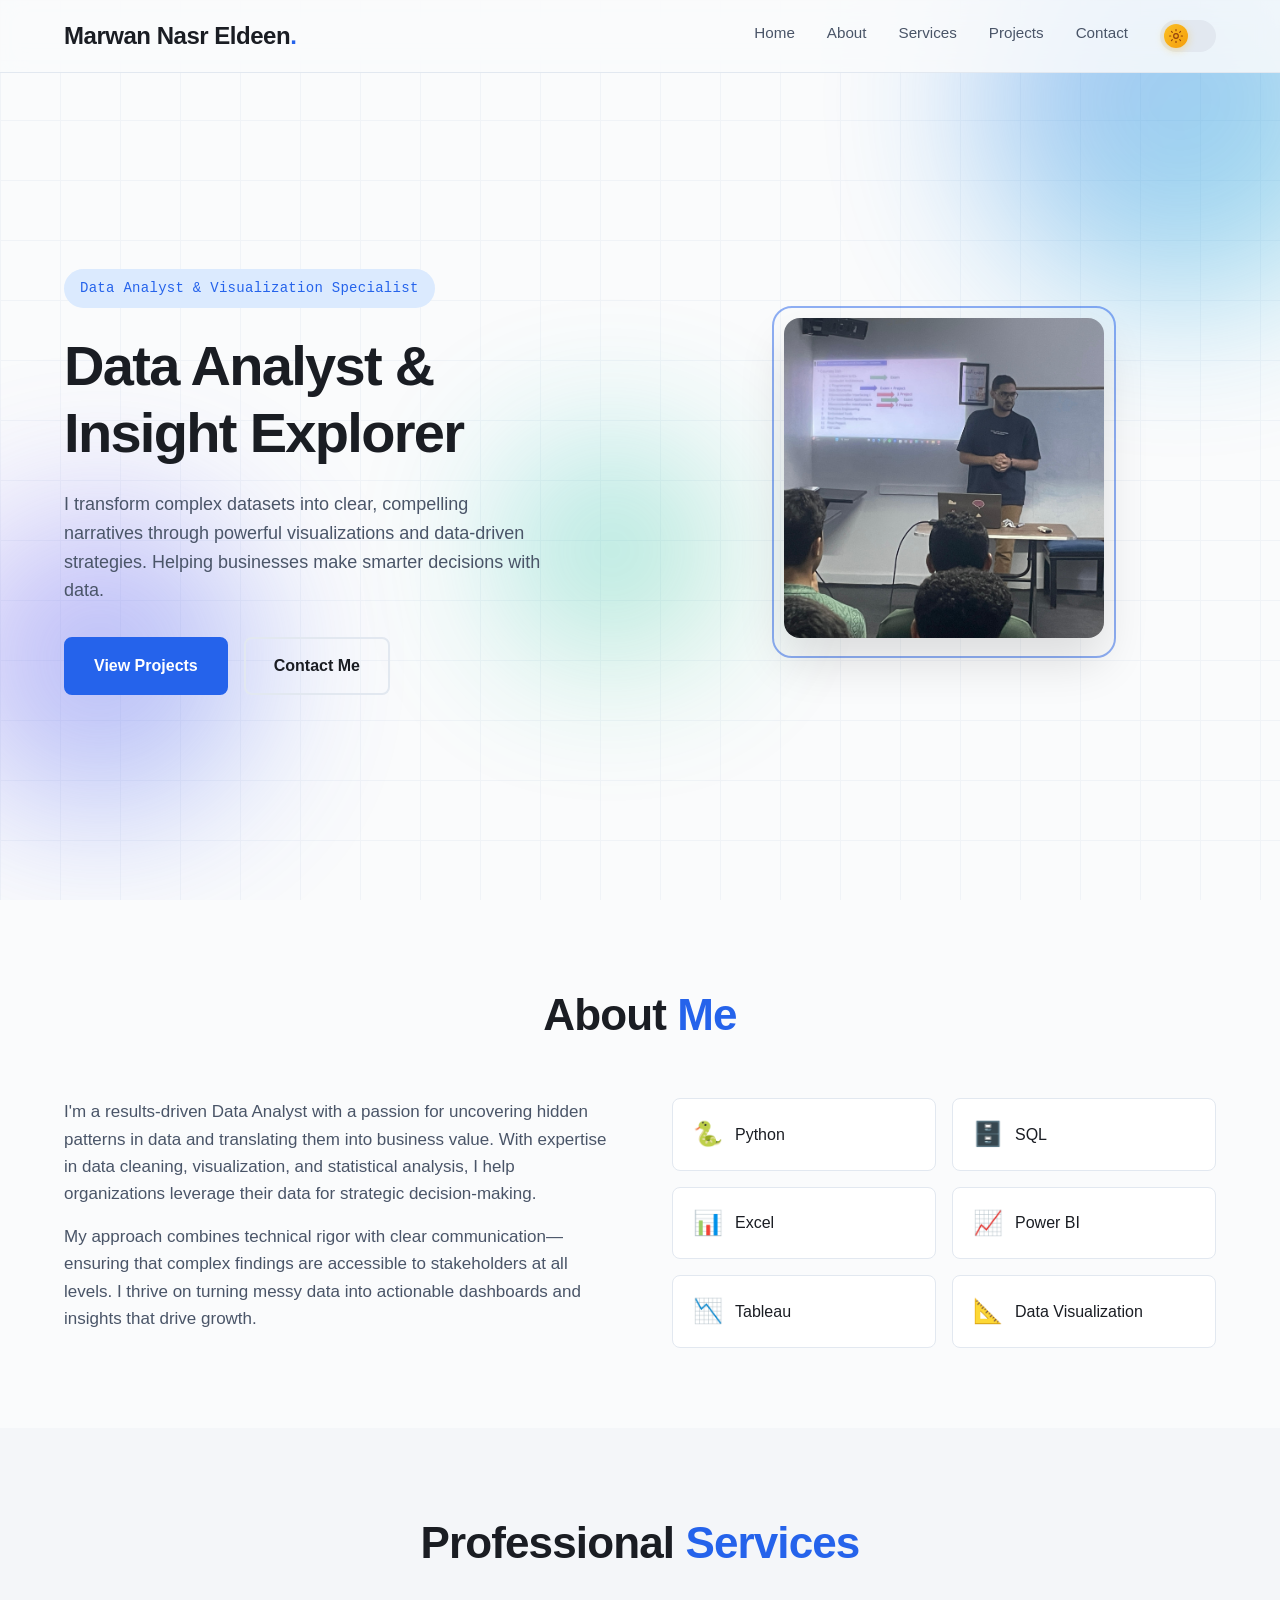
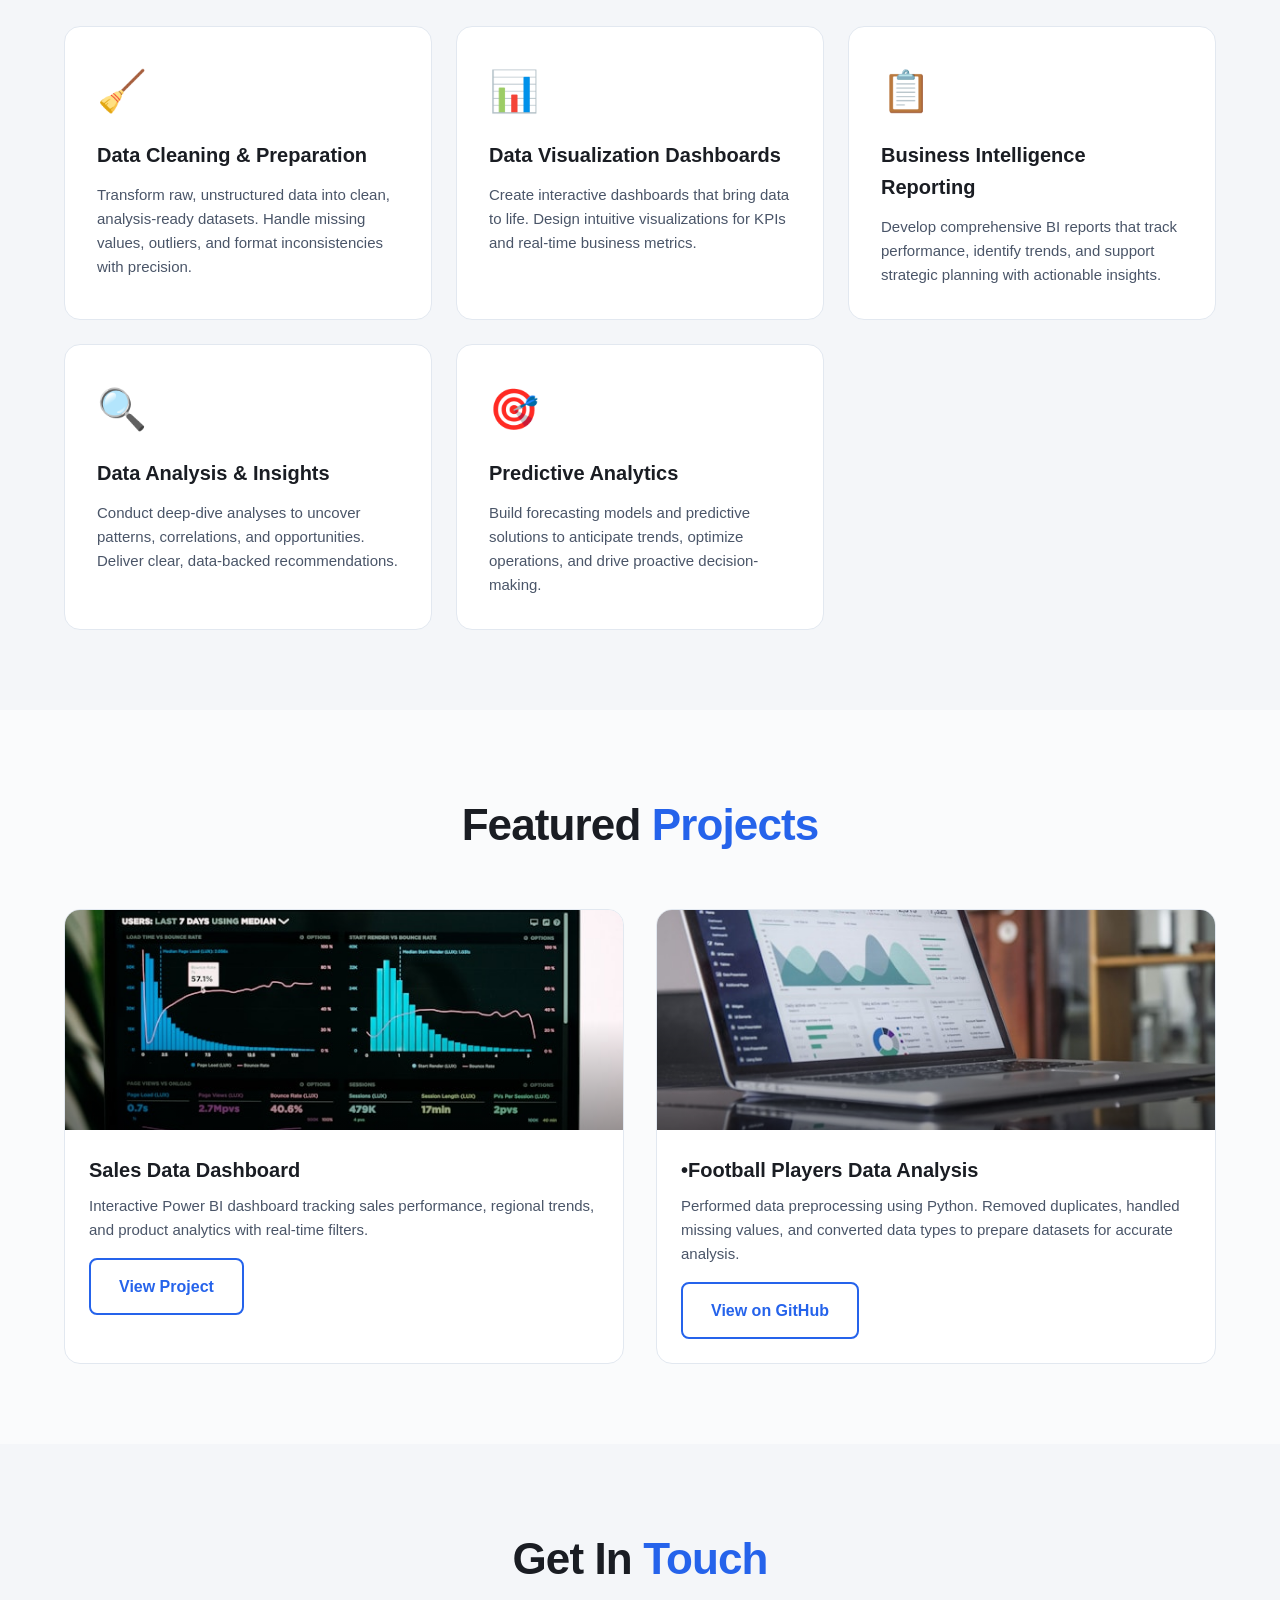
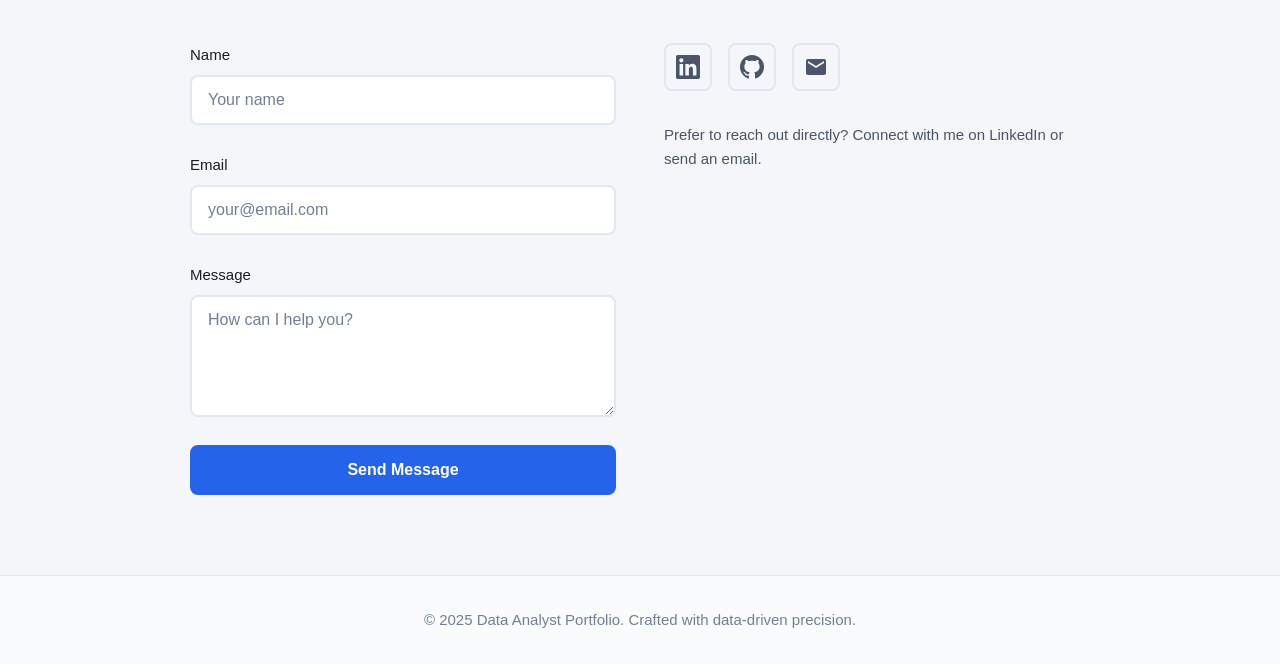
<file: index.html>
<!DOCTYPE html>
<html lang="en" data-theme="dark"><head><meta http-equiv="Content-Type" content="text/html; charset=UTF-8">
    
    <meta name="viewport" content="width=device-width, initial-scale=1.0">
    <meta name="description" content="Professional Data Analyst &amp; Data Visualization Specialist Portfolio">
    <title>Data Analyst | Portfolio</title>
    <link rel="preconnect" href="https://fonts.googleapis.com/">
    <link rel="preconnect" href="https://fonts.gstatic.com/" crossorigin="">
    <link href="css2" rel="stylesheet">
    <link rel="stylesheet" href="style.css">
</head>
<body>
    <!-- Navigation -->
    <header class="header" style="box-shadow: none;">
        <nav class="nav container">
            <a href="#hero" class="nav-logo">Marwan Nasr Eldeen<span class="accent">.</span></a>
            <ul class="nav-menu" id="navMenu">
                <li><a href="#hero" class="nav-link">Home</a></li>
                <li><a href="#about" class="nav-link">About</a></li>
                <li><a href="#services" class="nav-link">Services</a></li>
                <li><a href="#projects" class="nav-link">Projects</a></li>
                <li><a href="#contact" class="nav-link">Contact</a></li>
                <li class="nav-theme-item">
                    <button class="theme-toggle" id="themeToggle" aria-label="Toggle dark/light mode" type="button">
                        <span class="theme-track">
                            <span class="theme-thumb">
                                <svg class="theme-icon theme-icon-sun" viewBox="0 0 24 24" fill="none" stroke="currentColor" stroke-width="2" stroke-linecap="round">
                                    <circle cx="12" cy="12" r="4"></circle>
                                    <path d="M12 1v2M12 21v2M4.22 4.22l1.42 1.42M18.36 18.36l1.42 1.42M1 12h2M21 12h2M4.22 19.78l1.42-1.42M18.36 5.64l1.42-1.42"></path>
                                </svg>
                                <svg class="theme-icon theme-icon-moon" viewBox="0 0 24 24" fill="none" stroke="currentColor" stroke-width="2">
                                    <path d="M21 12.79A9 9 0 1 1 11.21 3 7 7 0 0 0 21 12.79z"></path>
                                </svg>
                            </span>
                        </span>
                    </button>
                </li>
            </ul>
            <div class="nav-actions">
                <button class="theme-toggle theme-toggle-mobile" id="themeToggleMobile" aria-label="Toggle dark/light mode" type="button">
                    <span class="theme-track">
                        <span class="theme-thumb">
                            <svg class="theme-icon theme-icon-sun" viewBox="0 0 24 24" fill="none" stroke="currentColor" stroke-width="2" stroke-linecap="round">
                                <circle cx="12" cy="12" r="4"></circle>
                                <path d="M12 1v2M12 21v2M4.22 4.22l1.42 1.42M18.36 18.36l1.42 1.42M1 12h2M21 12h2M4.22 19.78l1.42-1.42M18.36 5.64l1.42-1.42"></path>
                            </svg>
                            <svg class="theme-icon theme-icon-moon" viewBox="0 0 24 24" fill="none" stroke="currentColor" stroke-width="2">
                                <path d="M21 12.79A9 9 0 1 1 11.21 3 7 7 0 0 0 21 12.79z"></path>
                            </svg>
                        </span>
                    </span>
                </button>
                <button class="nav-toggle" id="navToggle" aria-label="Toggle navigation menu">
                    <span class="hamburger"></span>
                </button>
            </div>
        </nav>
    </header>

    <main>
        <!-- Hero Section -->
        <section id="hero" class="hero">
            <div class="hero-bg">
                <div class="grid-pattern"></div>
                <div class="gradient-orb orb-1"></div>
                <div class="gradient-orb orb-2"></div>
                <div class="gradient-orb orb-3"></div>
            </div>
            <div class="hero-content container">
                <div class="hero-text reveal visible">
                    <span class="hero-badge">Data Analyst &amp; Visualization Specialist</span>
                    <h1 class="hero-title">
                       Data Analyst &amp; Insight Explorer<span class="accent"></span>
                    </h1>
                    <p class="hero-description">
                        I transform complex datasets into clear, compelling narratives through powerful visualizations and data-driven strategies. Helping businesses make smarter decisions with data.
                    </p>
                    <div class="hero-buttons">
                        <a href="#projects" class="btn btn-primary">View Projects</a>
                        <a href="#contact" class="btn btn-secondary">Contact Me</a>
                    </div>
                </div>
                <div class="hero-image reveal visible">
                    <div class="profile-image-wrapper">
                        <img src="photo.jpeg" alt="Data Analyst Profile" class="profile-image">
                        <div class="profile-ring"></div>
                    </div>
                </div>
            </div>
        </section>

        <!-- About Section -->
        <section id="about" class="about section">
            <div class="container">
                <h2 class="section-title reveal">About <span class="accent">Me</span></h2>
                <div class="about-grid">
                    <div class="about-content reveal">
                        <p class="about-text">
                            I'm a results-driven Data Analyst with a passion for uncovering hidden patterns in data and translating them into business value. With expertise in data cleaning, visualization, and statistical analysis, I help organizations leverage their data for strategic decision-making.
                        </p>
                        <p class="about-text">
                            My approach combines technical rigor with clear communication—ensuring that complex findings are accessible to stakeholders at all levels. I thrive on turning messy data into actionable dashboards and insights that drive growth.
                        </p>
                    </div>
                    <div class="skills-grid reveal">
                        <div class="skill-item">
                            <span class="skill-icon">🐍</span>
                            <span>Python</span>
                        </div>
                        <div class="skill-item">
                            <span class="skill-icon">🗄️</span>
                            <span>SQL</span>
                        </div>
                        <div class="skill-item">
                            <span class="skill-icon">📊</span>
                            <span>Excel</span>
                        </div>
                        <div class="skill-item">
                            <span class="skill-icon">📈</span>
                            <span>Power BI</span>
                        </div>
                        <div class="skill-item">
                            <span class="skill-icon">📉</span>
                            <span>Tableau</span>
                        </div>
                        <div class="skill-item">
                            <span class="skill-icon">📐</span>
                            <span>Data Visualization</span>
                        </div>
                    </div>
                </div>
            </div>
        </section>

        <!-- Services Section -->
        <section id="services" class="services section section-alt">
            <div class="container">
                <h2 class="section-title reveal">Professional <span class="accent">Services</span></h2>
                <div class="services-grid">
                    <div class="service-card reveal">
                        <div class="service-icon">🧹</div>
                        <h3>Data Cleaning &amp; Preparation</h3>
                        <p>Transform raw, unstructured data into clean, analysis-ready datasets. Handle missing values, outliers, and format inconsistencies with precision.</p>
                    </div>
                    <div class="service-card reveal">
                        <div class="service-icon">📊</div>
                        <h3>Data Visualization Dashboards</h3>
                        <p>Create interactive dashboards that bring data to life. Design intuitive visualizations for KPIs and real-time business metrics.</p>
                    </div>
                    <div class="service-card reveal">
                        <div class="service-icon">📋</div>
                        <h3>Business Intelligence Reporting</h3>
                        <p>Develop comprehensive BI reports that track performance, identify trends, and support strategic planning with actionable insights.</p>
                    </div>
                    <div class="service-card reveal">
                        <div class="service-icon">🔍</div>
                        <h3>Data Analysis &amp; Insights</h3>
                        <p>Conduct deep-dive analyses to uncover patterns, correlations, and opportunities. Deliver clear, data-backed recommendations.</p>
                    </div>
                    <div class="service-card reveal">
                        <div class="service-icon">🎯</div>
                        <h3>Predictive Analytics</h3>
                        <p>Build forecasting models and predictive solutions to anticipate trends, optimize operations, and drive proactive decision-making.</p>
                    </div>
                </div>
            </div>
        </section>

        <!-- Projects Section -->
        <section id="projects" class="projects section">
            <div class="container">
                <h2 class="section-title reveal">Featured <span class="accent">Projects</span></h2>
                <div class="projects-grid">
                    <article class="project-card reveal">
                        <div class="project-image">
                            <img src="photo-1551288049-bebda4e38f71" alt="Sales Dashboard">
                            <div class="project-overlay"></div>
                        </div>
                        <div class="project-content">
                            <h3>Sales Data Dashboard</h3>
                            <p>Interactive Power BI dashboard tracking sales performance, regional trends, and product analytics with real-time filters.</p>
                            <a href="#" class="btn btn-outline">View Project</a>
                        </div>
                    </article>
                    <article class="project-card reveal">
                        <div class="project-image">
                            <img src="photo-1460925895917-afdab827c52f" alt="Customer Segmentation">
                            <div class="project-overlay"></div>
                        </div>
                        <div class="project-content">
                            <h3>•Football Players Data Analysis</h3>
                            <p>Performed data preprocessing using Python. Removed duplicates, handled missing values, and converted data types to prepare datasets for accurate analysis.</p>
                            <a href="#" class="btn btn-outline">View on GitHub</a>
                        </div>
                    </article>
                    
                    
                  
                </div>
            </div>
        </section>

        <!-- Contact Section -->
        <section id="contact" class="contact section section-alt">
            <div class="container">
                <h2 class="section-title reveal">Get In <span class="accent">Touch</span></h2>
                <div class="contact-wrapper">
                    <form class="contact-form reveal" id="contactForm" novalidate="">
                        <div class="form-group">
                            <label for="name">Name</label>
                            <input type="text" id="name" name="name" placeholder="Your name" required="">
                            <span class="form-error" id="nameError"></span>
                        </div>
                        <div class="form-group">
                            <label for="email">Email</label>
                            <input type="email" id="email" name="email" placeholder="your@email.com" required="">
                            <span class="form-error" id="emailError"></span>
                        </div>
                        <div class="form-group">
                            <label for="message">Message</label>
                            <textarea id="message" name="message" rows="5" placeholder="How can I help you?" required=""></textarea>
                            <span class="form-error" id="messageError"></span>
                        </div>
                        <button type="submit" class="btn btn-primary btn-full">Send Message</button>
                    </form>
                    <div class="contact-info reveal">
                        <div class="social-links">
                            <a href="https://linkedin.com/" target="_blank" rel="noopener noreferrer" class="social-link" aria-label="LinkedIn">
                                <svg viewBox="0 0 24 24" fill="currentColor"><path d="M20.447 20.452h-3.554v-5.569c0-1.328-.027-3.037-1.852-3.037-1.853 0-2.136 1.445-2.136 2.939v5.667H9.351V9h3.414v1.561h.046c.477-.9 1.637-1.85 3.37-1.85 3.601 0 4.267 2.37 4.267 5.455v6.286zM5.337 7.433c-1.144 0-2.063-.926-2.063-2.065 0-1.138.92-2.063 2.063-2.063 1.14 0 2.064.925 2.064 2.063 0 1.139-.925 2.065-2.064 2.065zm1.782 13.019H3.555V9h3.564v11.452zM22.225 0H1.771C.792 0 0 .774 0 1.729v20.542C0 23.227.792 24 1.771 24h20.451C23.2 24 24 23.227 24 22.271V1.729C24 .774 23.2 0 22.222 0h.003z"></path></svg>
                            </a>
                            <a href="https://github.com/marwanmohmmed" target="_blank" rel="noopener noreferrer" class="social-link" aria-label="GitHub">
                                <svg viewBox="0 0 24 24" fill="currentColor"><path d="M12 0c-6.626 0-12 5.373-12 12 0 5.302 3.438 9.8 8.207 11.387.599.111.793-.261.793-.577v-2.234c-3.338.726-4.033-1.416-4.033-1.416-.546-1.387-1.333-1.756-1.333-1.756-1.089-.745.083-.729.083-.729 1.205.084 1.839 1.237 1.839 1.237 1.07 1.834 2.807 1.304 3.492.997.107-.775.418-1.305.762-1.604-2.665-.305-5.467-1.334-5.467-5.931 0-1.311.469-2.381 1.236-3.221-.124-.303-.535-1.524.117-3.176 0 0 1.008-.322 3.301 1.23.957-.266 1.983-.399 3.003-.404 1.02.005 2.047.138 3.006.404 2.291-1.552 3.297-1.23 3.297-1.23.653 1.653.242 2.874.118 3.176.77.84 1.235 1.911 1.235 3.221 0 4.609-2.807 5.624-5.479 5.921.43.372.823 1.102.823 2.222v3.293c0 .319.192.694.801.576 4.765-1.589 8.199-6.086 8.199-11.386 0-6.627-5.373-12-12-12z"></path></svg>
                            </a>
                            <a href="mailto:hello@example.com" class="social-link" aria-label="Email">
                                <svg viewBox="0 0 24 24" fill="currentColor"><path d="M20 4H4c-1.1 0-1.99.9-1.99 2L2 18c0 1.1.9 2 2 2h16c1.1 0 2-.9 2-2V6c0-1.1-.9-2-2-2zm0 4l-8 5-8-5V6l8 5 8-5v2z"></path></svg>
                            </a>
                        </div>
                        <p class="contact-note">Prefer to reach out directly? Connect with me on LinkedIn or send an email.</p>
                    </div>
                </div>
            </div>
        </section>
    </main>

    <!-- Footer -->
    <footer class="footer">
        <div class="container">
            <p class="footer-text">© 2025 Data Analyst Portfolio. Crafted with data-driven precision.</p>
        </div>
    </footer>

    <script src="script.js"></script>


</body></html>
</file>
<file: style.css>
/* ============================================
   DATA ANALYST PORTFOLIO - STYLESHEET
   Modern, professional design with dark/light mode
   ============================================ */

/* CSS Variables - Light Mode (Default) */
:root {
    --bg-primary: #fafbfc;
    --bg-secondary: #ffffff;
    --bg-alt: #f4f6f9;
    --text-primary: #1a1d23;
    --text-secondary: #4a5568;
    --text-muted: #718096;
    --accent: #2563eb;
    --accent-hover: #1d4ed8;
    --accent-light: #dbeafe;
    --border: #e2e8f0;
    --shadow: rgba(0, 0, 0, 0.08);
    --shadow-lg: rgba(0, 0, 0, 0.12);
    --theme-transition: 0.5s ease;
}

/* CSS Variables - Dark Mode */
[data-theme="dark"] {
    --bg-primary: #0f1117;
    --bg-secondary: #161b22;
    --bg-alt: #21262d;
    --text-primary: #f0f6fc;
    --text-secondary: #c9d1d9;
    --text-muted: #8b949e;
    --accent: #58a6ff;
    --accent-hover: #79b8ff;
    --accent-light: rgba(88, 166, 255, 0.15);
    --border: #30363d;
    --shadow: rgba(0, 0, 0, 0.3);
    --shadow-lg: rgba(0, 0, 0, 0.5);
}

/* Reset & Base */
*, *::before, *::after {
    box-sizing: border-box;
    margin: 0;
    padding: 0;
}

html {
    scroll-behavior: smooth;
}

/* ========== CUSTOM SCROLLBAR ========== */
/* Webkit browsers (Chrome, Safari, Edge) */
::-webkit-scrollbar {
    width: 8px;
    height: 8px;
}

::-webkit-scrollbar-track {
    background: var(--bg-alt);
    border-radius: 4px;
}

::-webkit-scrollbar-thumb {
    background: linear-gradient(180deg, var(--accent) 0%, #06b6d4 100%);
    border-radius: 4px;
    transition: background 0.3s ease;
}

::-webkit-scrollbar-thumb:hover {
    background: linear-gradient(180deg, var(--accent-hover) 0%, #0891b2 100%);
}

::-webkit-scrollbar-thumb:active {
    background: linear-gradient(180deg, var(--accent-hover) 0%, #0e7490 100%);
}

/* Firefox */
* {
    scrollbar-width: thin;
    scrollbar-color: var(--accent) var(--bg-alt);
}

/* Dark mode scrollbar */
[data-theme="dark"] ::-webkit-scrollbar-thumb {
    background: linear-gradient(180deg, #58a6ff 0%, #3891d4 100%);
}

[data-theme="dark"] ::-webkit-scrollbar-thumb:hover {
    background: linear-gradient(180deg, #79b8ff 0%, #58a6ff 100%);
}

/* Smooth scrollbar animation - use scrollbar-gutter for stability */
body {
    font-family: 'DM Sans', -apple-system, BlinkMacSystemFont, sans-serif;
    background: var(--bg-primary);
    color: var(--text-primary);
    line-height: 1.6;
    overflow-x: hidden;
    transition: background 0.5s ease, color 0.5s ease;
}

.container {
    max-width: 1200px;
    margin: 0 auto;
    padding: 0 1.5rem;
}

.section {
    padding: 5rem 0;
}

.section-alt {
    background: var(--bg-alt);
}

.section-title {
    font-size: clamp(2rem, 4vw, 2.75rem);
    font-weight: 700;
    text-align: center;
    margin-bottom: 3rem;
    letter-spacing: -0.02em;
}

.accent {
    color: var(--accent);
}

/* ========== THEME TRANSITIONS ========== */
/* Smooth color transitions when switching themes */
body,
.header,
.section-alt,
.theme-toggle,
.nav-link,
.btn,
.skill-item,
.service-card,
.project-card,
.form-group input,
.form-group textarea,
.social-link,
.footer {
    transition: background-color var(--theme-transition), 
                color var(--theme-transition), 
                border-color var(--theme-transition),
                box-shadow var(--theme-transition);
}

/* ========== THEME TOGGLE - Rounded Switch Style ========== */
.theme-toggle {
    display: flex;
    align-items: center;
    justify-content: center;
    width: 56px;
    height: 32px;
    padding: 0;
    border: none;
    background: transparent;
    cursor: pointer;
    border-radius: 999px;
    position: relative;
}

.theme-toggle:focus-visible {
    outline: 2px solid var(--accent);
    outline-offset: 4px;
}

.theme-track {
    display: flex;
    align-items: center;
    width: 100%;
    height: 100%;
    background: var(--border);
    border-radius: 999px;
    padding: 4px;
    position: relative;
    transition: background 0.3s ease, box-shadow 0.3s ease;
}

.theme-toggle:hover .theme-track {
    background: var(--text-muted);
    box-shadow: 0 0 0 2px var(--accent-light);
}

.theme-toggle:active .theme-track {
    transform: scale(0.98);
}

.theme-thumb {
    display: flex;
    align-items: center;
    justify-content: center;
    width: 24px;
    height: 24px;
    background: linear-gradient(135deg, #fbbf24 0%, #f59e0b 100%);
    border-radius: 50%;
    position: absolute;
    left: 4px;
    top: 50%;
    transform: translateY(-50%);
    transition: transform 0.4s cubic-bezier(0.4, 0, 0.2, 1), 
                background 0.4s ease,
                box-shadow 0.4s ease;
    box-shadow: 0 2px 8px rgba(251, 191, 36, 0.4);
}

[data-theme="dark"] .theme-thumb {
    transform: translateY(-50%) translateX(24px);
    background: linear-gradient(135deg, #60a5fa 0%, #2563eb 100%);
    box-shadow: 0 2px 12px rgba(96, 165, 250, 0.5);
}

.theme-toggle:hover .theme-thumb {
    box-shadow: 0 4px 16px rgba(37, 99, 235, 0.4);
}

[data-theme="dark"] .theme-toggle:hover .theme-thumb {
    box-shadow: 0 4px 16px rgba(96, 165, 250, 0.5);
}

.theme-icon {
    width: 14px;
    height: 14px;
    position: absolute;
    transition: opacity 0.3s ease, transform 0.3s ease;
}

.theme-icon-sun {
    color: #92400e;
    opacity: 1;
}

.theme-icon-moon {
    color: #dbeafe;
    opacity: 0;
}

[data-theme="dark"] .theme-icon-sun {
    opacity: 0;
}

[data-theme="dark"] .theme-icon-moon {
    opacity: 1;
}

/* Toggle in nav (desktop) */
.nav-theme-item {
    display: flex;
    align-items: center;
}

/* Mobile: hide toggle from menu, show in nav-actions */
.theme-toggle-mobile {
    display: none;
}

.nav-actions {
    display: none;
    align-items: center;
    gap: 0.5rem;
}

/* ========== HEADER & NAVIGATION ========== */
.header {
    position: fixed;
    top: 0;
    left: 0;
    right: 0;
    z-index: 1000;
    background: rgba(250, 251, 252, 0.85);
    backdrop-filter: blur(12px);
    border-bottom: 1px solid var(--border);
    transition: background 0.4s ease, border-color 0.4s ease;
}

[data-theme="dark"] .header {
    background: rgba(22, 27, 34, 0.85);
}

.nav {
    display: flex;
    align-items: center;
    justify-content: space-between;
    height: 72px;
}

.nav-logo {
    font-size: 1.5rem;
    font-weight: 700;
    text-decoration: none;
    color: var(--text-primary);
    letter-spacing: -0.02em;
}

.nav-menu {
    display: flex;
    list-style: none;
    gap: 2rem;
}

.nav-link {
    text-decoration: none;
    color: var(--text-secondary);
    font-weight: 500;
    font-size: 0.95rem;
    position: relative;
    transition: color 0.3s ease;
}

.nav-link::after {
    content: '';
    position: absolute;
    bottom: -4px;
    left: 0;
    width: 0;
    height: 2px;
    background: var(--accent);
    transition: width 0.3s ease;
}

.nav-link:hover {
    color: var(--accent);
}

.nav-link:hover::after {
    width: 100%;
}

/* Nav toggle - hidden on desktop */
.nav-toggle {
    display: none;
    flex-direction: column;
    justify-content: center;
    align-items: center;
    width: 44px;
    height: 44px;
    background: none;
    border: none;
    cursor: pointer;
    padding: 8px;
}

.hamburger {
    width: 24px;
    height: 2px;
    background: var(--text-primary);
    position: relative;
    transition: transform 0.3s ease, background 0.3s ease;
}

.hamburger::before,
.hamburger::after {
    content: '';
    position: absolute;
    left: 0;
    width: 24px;
    height: 2px;
    background: var(--text-primary);
    transition: transform 0.3s ease;
}

.hamburger::before {
    top: -8px;
}

.hamburger::after {
    top: 8px;
}

.nav-toggle.active .hamburger {
    background: transparent;
}

.nav-toggle.active .hamburger::before {
    transform: rotate(45deg) translate(6px, 6px);
}

.nav-toggle.active .hamburger::after {
    transform: rotate(-45deg) translate(6px, -6px);
}

/* ========== HERO SECTION ========== */
.hero {
    min-height: 100vh;
    display: flex;
    align-items: center;
    position: relative;
    padding: 8rem 0 4rem;
    overflow: hidden;
}

.hero-bg {
    position: absolute;
    inset: 0;
    pointer-events: none;
}

.grid-pattern {
    position: absolute;
    inset: 0;
    background-image: 
        linear-gradient(var(--border) 1px, transparent 1px),
        linear-gradient(90deg, var(--border) 1px, transparent 1px);
    background-size: 60px 60px;
    opacity: 0.4;
}

.gradient-orb {
    position: absolute;
    border-radius: 50%;
    filter: blur(80px);
    opacity: 0.4;
    animation: float 15s ease-in-out infinite;
}

.orb-1 {
    width: 400px;
    height: 400px;
    background: linear-gradient(135deg, var(--accent), #06b6d4);
    top: -100px;
    right: -100px;
    animation-delay: 0s;
}

.orb-2 {
    width: 300px;
    height: 300px;
    background: linear-gradient(135deg, #8b5cf6, var(--accent));
    bottom: 10%;
    left: -50px;
    animation-delay: -5s;
}

.orb-3 {
    width: 200px;
    height: 200px;
    background: linear-gradient(135deg, #06b6d4, #22c55e);
    top: 50%;
    left: 40%;
    animation-delay: -10s;
}

@keyframes float {
    0%, 100% { transform: translate(0, 0); }
    33% { transform: translate(30px, -30px); }
    66% { transform: translate(-20px, 20px); }
}

.hero-content {
    display: grid;
    grid-template-columns: 1fr 1fr;
    gap: 4rem;
    align-items: center;
    position: relative;
}

.hero-text {
    max-width: 560px;
}

.hero-badge {
    display: inline-block;
    font-size: 0.875rem;
    font-weight: 500;
    color: var(--accent);
    background: var(--accent-light);
    padding: 0.5rem 1rem;
    border-radius: 2rem;
    margin-bottom: 1.5rem;
    font-family: 'JetBrains Mono', monospace;
    letter-spacing: 0.02em;
}

.hero-title {
    font-size: clamp(2.5rem, 5vw, 3.5rem);
    font-weight: 700;
    line-height: 1.2;
    letter-spacing: -0.03em;
    margin-bottom: 1.5rem;
}

.hero-description {
    font-size: 1.125rem;
    color: var(--text-secondary);
    margin-bottom: 2rem;
    max-width: 480px;
}

.hero-buttons {
    display: flex;
    gap: 1rem;
    flex-wrap: wrap;
}

.btn {
    display: inline-flex;
    align-items: center;
    justify-content: center;
    padding: 0.875rem 1.75rem;
    font-size: 1rem;
    font-weight: 600;
    font-family: inherit;
    border-radius: 0.5rem;
    text-decoration: none;
    transition: all 0.3s ease;
    cursor: pointer;
    border: 2px solid transparent;
}

.btn-primary {
    background: var(--accent);
    color: white;
    border-color: var(--accent);
}

.btn-primary:hover {
    background: var(--accent-hover);
    border-color: var(--accent-hover);
    transform: translateY(-2px);
    box-shadow: 0 8px 20px rgba(37, 99, 235, 0.35);
}

.btn-secondary {
    background: transparent;
    color: var(--text-primary);
    border-color: var(--border);
}

.btn-secondary:hover {
    border-color: var(--accent);
    color: var(--accent);
    transform: translateY(-2px);
}

.btn-outline {
    background: transparent;
    color: var(--accent);
    border-color: var(--accent);
}

.btn-outline:hover {
    background: var(--accent);
    color: white;
    transform: translateY(-2px);
}

.btn-full {
    width: 100%;
}

/* Profile Image */
.hero-image {
    display: flex;
    justify-content: center;
}

.profile-image-wrapper {
    position: relative;
}

.profile-image {
    width: 320px;
    height: 320px;
    border-radius: 1rem;
    object-fit: cover;
    box-shadow: 0 24px 48px var(--shadow-lg);
    position: relative;
    z-index: 1;
}

.profile-ring {
    position: absolute;
    inset: -12px;
    border: 2px solid var(--accent);
    border-radius: 1.25rem;
    opacity: 0.5;
    z-index: 0;
}

/* ========== ABOUT SECTION ========== */
.about-grid {
    display: grid;
    grid-template-columns: 1fr 1fr;
    gap: 4rem;
    align-items: start;
}

.about-text {
    color: var(--text-secondary);
    margin-bottom: 1rem;
    font-size: 1.0625rem;
}

.skills-grid {
    display: grid;
    grid-template-columns: repeat(2, 1fr);
    gap: 1rem;
}

.skill-item {
    display: flex;
    align-items: center;
    gap: 0.75rem;
    padding: 1rem 1.25rem;
    background: var(--bg-secondary);
    border: 1px solid var(--border);
    border-radius: 0.5rem;
    font-weight: 500;
    transition: all 0.3s ease;
}

.skill-item:hover {
    border-color: var(--accent);
    transform: translateX(4px);
    box-shadow: 0 4px 12px var(--shadow);
}

.skill-icon {
    font-size: 1.5rem;
}

/* ========== SERVICES SECTION ========== */
.services-grid {
    display: grid;
    grid-template-columns: repeat(auto-fit, minmax(280px, 1fr));
    gap: 1.5rem;
}

.service-card {
    background: var(--bg-secondary);
    padding: 2rem;
    border-radius: 1rem;
    border: 1px solid var(--border);
    transition: all 0.3s ease;
}

.service-card:hover {
    transform: translateY(-6px);
    border-color: var(--accent);
    box-shadow: 0 12px 40px var(--shadow-lg);
}

.service-icon {
    font-size: 2.5rem;
    margin-bottom: 1rem;
}

.service-card h3 {
    font-size: 1.25rem;
    margin-bottom: 0.75rem;
    font-weight: 600;
}

.service-card p {
    color: var(--text-secondary);
    font-size: 0.9375rem;
    line-height: 1.6;
}

/* ========== PROJECTS SECTION ========== */
.projects-grid {
    display: grid;
    grid-template-columns: repeat(auto-fit, minmax(300px, 1fr));
    gap: 2rem;
}

.project-card {
    background: var(--bg-secondary);
    border-radius: 1rem;
    overflow: hidden;
    border: 1px solid var(--border);
    transition: all 0.3s ease;
}

.project-card:hover {
    transform: translateY(-6px);
    box-shadow: 0 16px 48px var(--shadow-lg);
}

.project-image {
    position: relative;
    height: 220px;
    overflow: hidden;
}

.project-image img {
    width: 100%;
    height: 100%;
    object-fit: cover;
    transition: transform 0.5s ease;
}

.project-card:hover .project-image img {
    transform: scale(1.08);
}

.project-overlay {
    position: absolute;
    inset: 0;
    background: linear-gradient(180deg, transparent 50%, rgba(0,0,0,0.4) 100%);
}

.project-content {
    padding: 1.5rem;
}

.project-content h3 {
    font-size: 1.25rem;
    margin-bottom: 0.5rem;
}

.project-content p {
    color: var(--text-secondary);
    font-size: 0.9375rem;
    margin-bottom: 1rem;
}

/* ========== CONTACT SECTION ========== */
.contact-wrapper {
    display: grid;
    grid-template-columns: 1fr 1fr;
    gap: 3rem;
    max-width: 900px;
    margin: 0 auto;
}

.contact-form {
    display: flex;
    flex-direction: column;
    gap: 1.25rem;
}

.form-group {
    display: flex;
    flex-direction: column;
    gap: 0.5rem;
}

.form-group label {
    font-weight: 500;
    font-size: 0.9375rem;
}

.form-group input,
.form-group textarea {
    padding: 0.875rem 1rem;
    border: 2px solid var(--border);
    border-radius: 0.5rem;
    font-family: inherit;
    font-size: 1rem;
    background: var(--bg-secondary);
    color: var(--text-primary);
    transition: border-color 0.3s ease;
}

.form-group input:focus,
.form-group textarea:focus {
    outline: none;
    border-color: var(--accent);
}

.form-group input::placeholder,
.form-group textarea::placeholder {
    color: var(--text-muted);
}

.form-error {
    font-size: 0.8125rem;
    color: #ef4444;
}

.form-group.error input,
.form-group.error textarea {
    border-color: #ef4444;
}

.contact-info {
    display: flex;
    flex-direction: column;
    gap: 2rem;
}

.social-links {
    display: flex;
    gap: 1rem;
}

.social-link {
    width: 48px;
    height: 48px;
    display: flex;
    align-items: center;
    justify-content: center;
    border: 2px solid var(--border);
    border-radius: 0.5rem;
    color: var(--text-secondary);
    transition: all 0.3s ease;
}

.social-link:hover {
    border-color: var(--accent);
    color: var(--accent);
    transform: translateY(-4px);
}

.social-link svg {
    width: 24px;
    height: 24px;
}

.contact-note {
    color: var(--text-secondary);
    font-size: 0.9375rem;
}

/* ========== FOOTER ========== */
.footer {
    padding: 2rem;
    text-align: center;
    border-top: 1px solid var(--border);
}

.footer-text {
    color: var(--text-muted);
    font-size: 0.9375rem;
}

/* ========== REVEAL ANIMATION ========== */
.reveal {
    opacity: 0;
    transform: translateY(30px);
    transition: opacity 0.6s ease, transform 0.6s ease;
}

.reveal.visible {
    opacity: 1;
    transform: translateY(0);
}

/* ========== RESPONSIVE DESIGN ========== */
@media (max-width: 968px) {
    .hero-content {
        grid-template-columns: 1fr;
        text-align: center;
    }

    .hero-text {
        max-width: 100%;
    }

    .hero-description {
        max-width: 100%;
    }

    .hero-buttons {
        justify-content: center;
    }

    .about-grid {
        grid-template-columns: 1fr;
    }

    .contact-wrapper {
        grid-template-columns: 1fr;
    }
}

@media (max-width: 768px) {
    .nav-menu {
        position: fixed;
        top: 72px;
        left: 0;
        right: 0;
        background: var(--bg-secondary);
        flex-direction: column;
        padding: 2rem;
        gap: 1rem;
        border-bottom: 1px solid var(--border);
        transform: translateY(-100%);
        opacity: 0;
        visibility: hidden;
        transition: all 0.3s ease;
    }

    .nav-menu.active {
        transform: translateY(0);
        opacity: 1;
        visibility: visible;
    }

    .nav-theme-item {
        display: none;
    }

    .nav-actions {
        display: flex;
    }

    .theme-toggle-mobile {
        display: flex !important;
    }

    .nav-toggle {
        display: flex;
    }

    .profile-image {
        width: 260px;
        height: 260px;
    }

    .skills-grid {
        grid-template-columns: 1fr;
    }

    .services-grid {
        grid-template-columns: 1fr;
    }

    .projects-grid {
        grid-template-columns: 1fr;
    }

    .section {
        padding: 3.5rem 0;
    }
}

@media (max-width: 480px) {
    .hero {
        padding: 6rem 0 3rem;
    }

    .hero-buttons {
        flex-direction: column;
    }

    .btn {
        width: 100%;
    }
}
</file>
